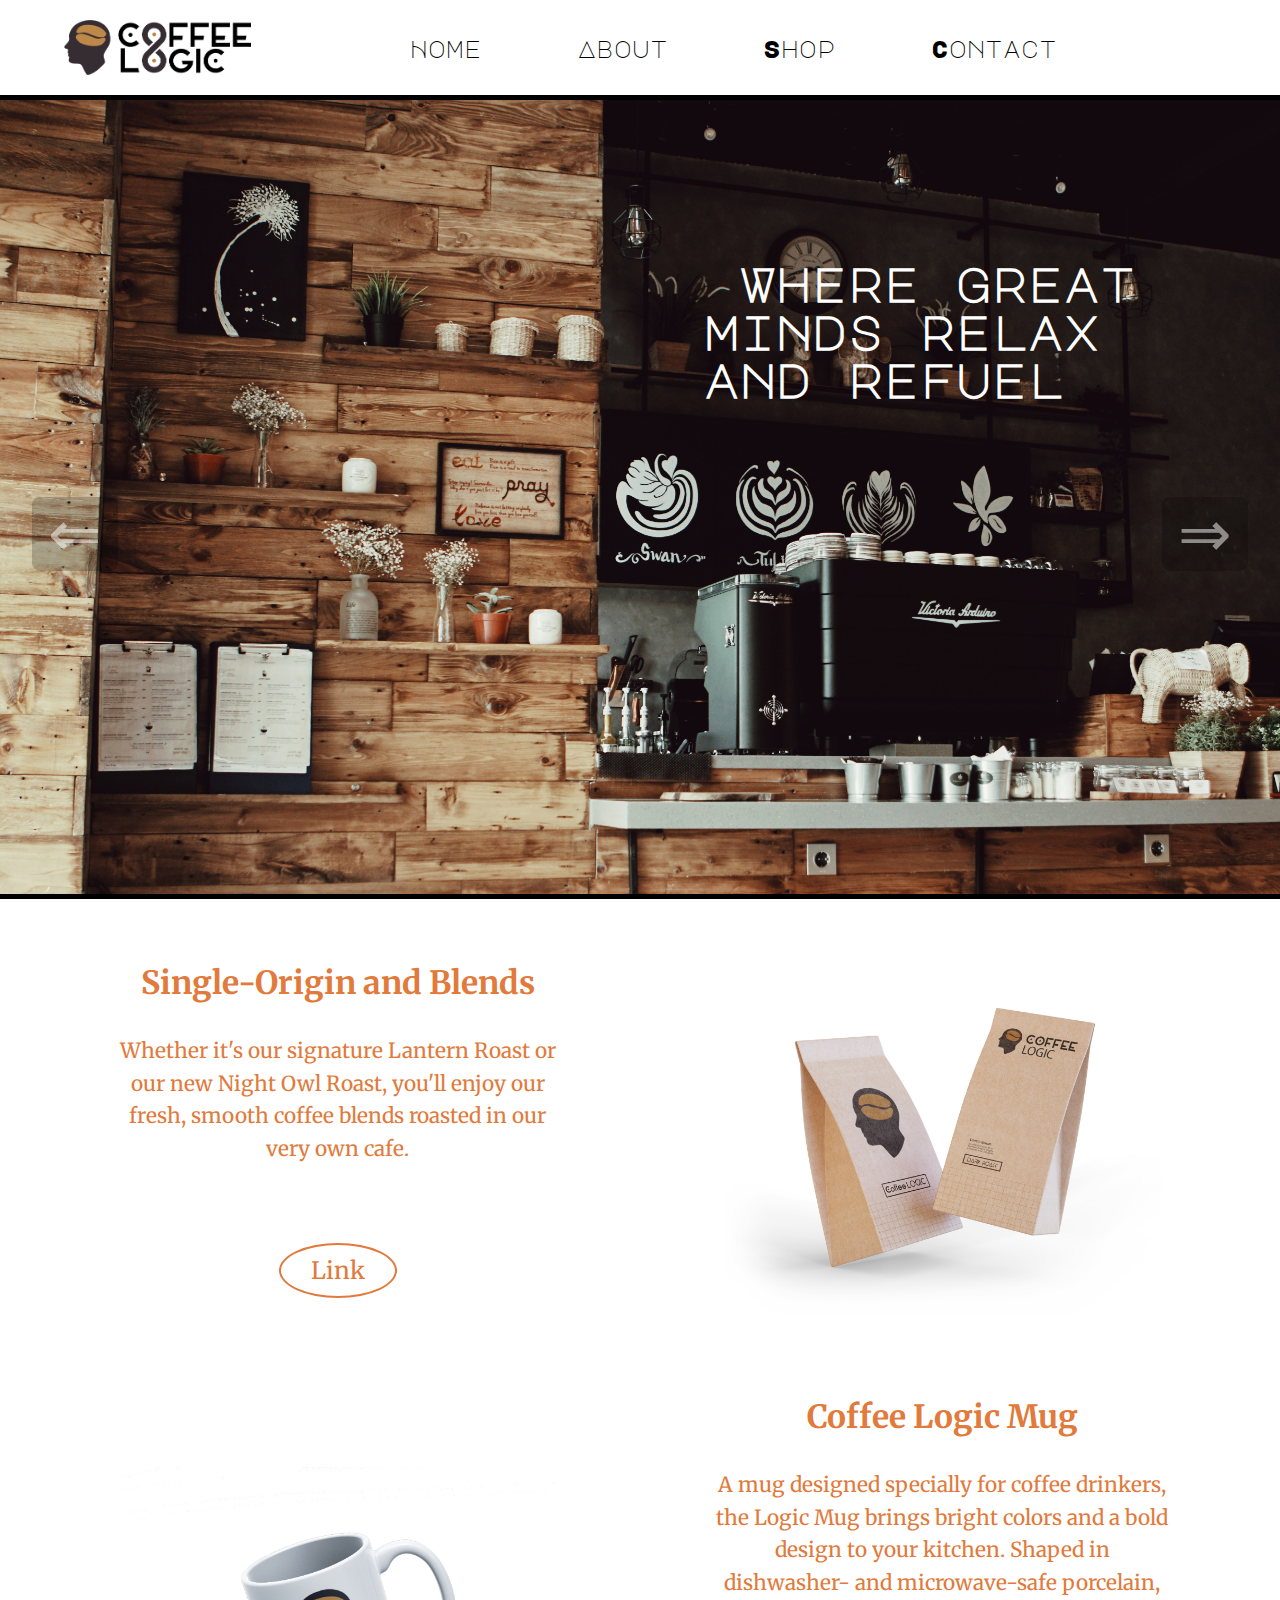
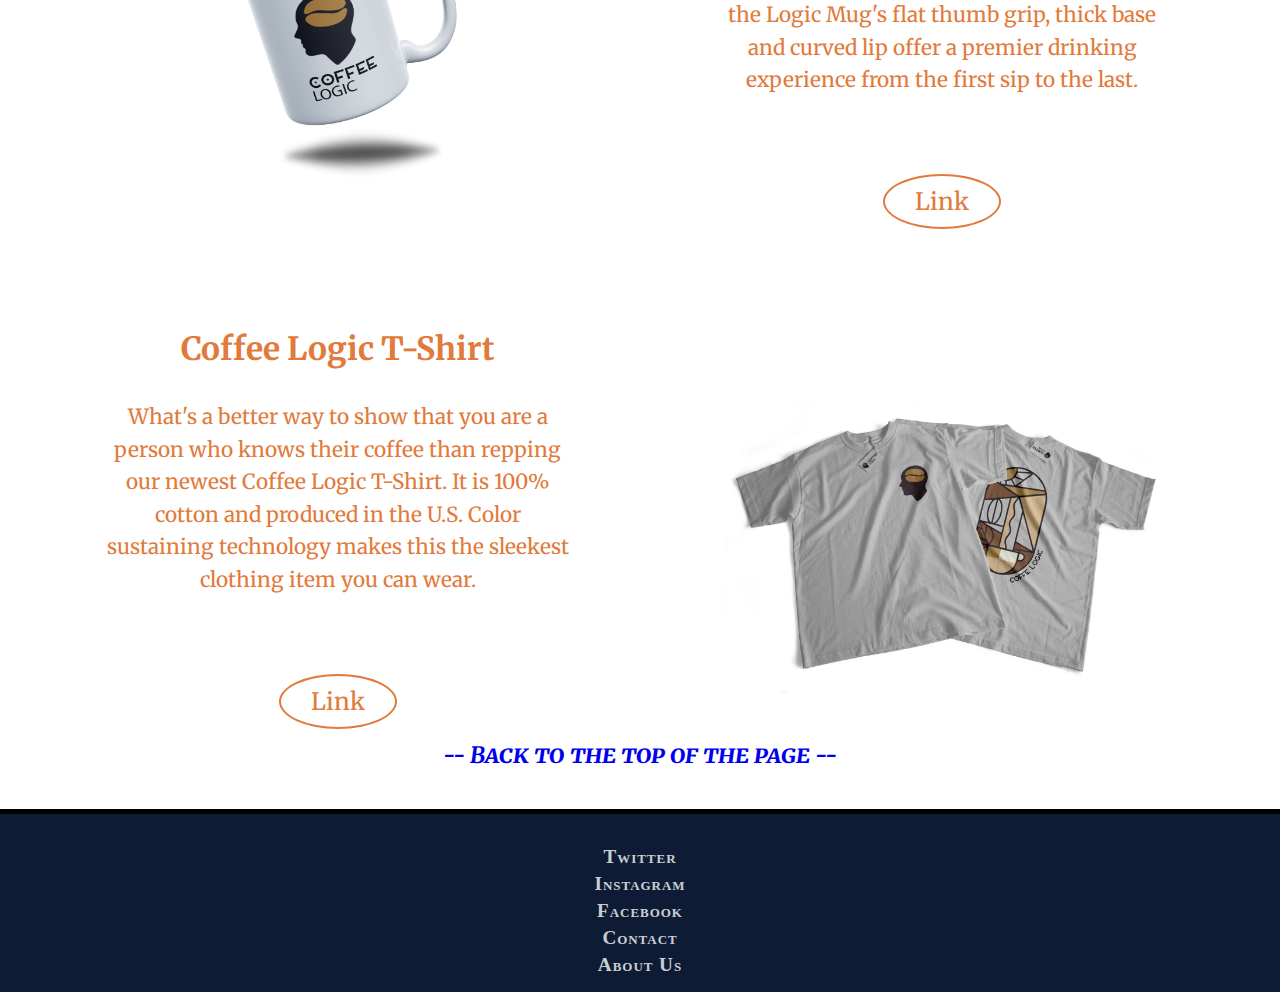
<file: index.html>
<!DOCTYPE html>
<html lang="en">
  <head>
    <meta charset="UTF-8" />
    <meta http-equiv="X-UA-Compatible" content="IE=edge" />
    <meta name="viewport" content="width=device-width, initial-scale=1.0" />
    <link
      rel="shortcut icon"
      type="image/x-icon"
      href="./images/Head_Emblem_Logo.png"
    />
    <script defer src="./JS/drop-down.js"></script>
    <script defer src="./JS/carosel.js"></script>
    <link href="./CSS/nav-template.css" rel="stylesheet" type="text/css" />
    <link href="./CSS/index-style.css" rel="stylesheet" type="text/css" />
    <link
      href="./CSS/Media-Queries/index-queries.css"
      rel="stylesheet"
      type="text/css"
    />
    <link
      href="./CSS/Media-Queries/nav-query.css"
      rel="stylesheet"
      type="text/css"
    />
    <title>Coffee Logic</title>
  </head>

  <body>
    <nav id="nav">
      <img
        id="banner"
        onclick="location.href='index.html'"
        src="./images/coffee-banner-w-loop-lighter.png"
        alt="Coffee Logic"
      />
      <ul id="nav-list">
        <li class="nav-item"><a href="index.html">Home</a></li>
        <li class="nav-item"><a href="about.html">About</a></li>
        <li class="nav-item"><a href="shop.html">Shop</a></li>
        <li class="nav-item"><a href="contact.html">Contact</a></li>
      </ul>
      <!-- button here when on a mobile device -->
      <div class="wrapper">
        <button type="button" class="drop-btn">
          <svg
            width="32px"
            height="32px"
            viewBox="0 0 32 32"
            enable-background="new 0 0 32 32"
            id="Glyph"
            version="1.1"
            xml:space="preserve"
            xmlns="http://www.w3.org/2000/svg"
            xmlns:xlink="http://www.w3.org/1999/xlink"
          >
            <path
              d="M26,16c0,1.104-0.896,2-2,2H8c-1.104,0-2-0.896-2-2s0.896-2,2-2h16C25.104,14,26,14.896,26,16z"
              id="XMLID_314_"
            />
            <path
              d="M26,8c0,1.104-0.896,2-2,2H8c-1.104,0-2-0.896-2-2s0.896-2,2-2h16C25.104,6,26,6.896,26,8z"
              id="XMLID_315_"
            />
            <path
              d="M26,24c0,1.104-0.896,2-2,2H8c-1.104,0-2-0.896-2-2s0.896-2,2-2h16C25.104,22,26,22.896,26,24z"
              id="XMLID_316_"
            />
          </svg>
        </button>
      </div>
    </nav>

    <div class="drop-content">
      <ul id="drop-ul">
        <li class="nav-item" onclick="location.href='index.html'">
          <a href="index.html">Home</a>
        </li>
        <li class="nav-item" onclick="location.href='about.html'">
          <a href="about.html">About</a>
        </li>
        <li class="nav-item" onclick="location.href='shop.html'">
          <a href="shop.html">Shop</a>
        </li>
        <li class="nav-item" onclick="location.href='contact.html'">
          <a href="contact.html">Contact</a>
        </li>
      </ul>
    </div>

    <div id="div-carosel">
      <h1 id="carosel-text">
        <span id="tab">&nbsp;</span>Where great minds relax and refuel
      </h1>
      <button class="carosel-btn" id="right-btn" type="button">&#8658;</button>
      <button class="carosel-btn" id="left-btn" type="button">&#8656;</button>
      <div class="slide">
        <img
          class="carosel-img"
          src="./images/coffee_shop.jpg"
          alt="coffee shop image"
        />
      </div>

      <div class="slide">
        <img
          class="carosel-img"
          src="./images/espresso_shot.jpg"
          alt="coffee shop image"
        />
      </div>

      <div class="slide">
        <img
          class="carosel-img"
          src="./images/pour_over.jpg"
          alt="coffee shop image"
        />
      </div>
    </div>

    <main id="main">
      <div id="bean-text" class="main-div">
        <h2 class="main-header">Single-Origin and Blends</h2>
        <p class="main-para">
          Whether it's our signature Lantern Roast or our new Night Owl Roast,
          you'll enjoy our fresh, smooth coffee blends roasted in our very own
          cafe.
        </p>
        <div class="sub-div">
          <a class="main-link" href="shop.html">Link</a>
        </div>
      </div>
      <!-- split -->
      <img
        id="bean-bags"
        class="main-img"
        src="./images/Coffee-Bean-Bag.JPG"
        alt="beans beans the magical fruit, the more you eat, the more you toot, the more you toot, the better you feel, beans, beans, the magical meal"
      />
      <!-- split -->
      <img
        id="mug-pic"
        class="main-img"
        src="./images/mug.JPG"
        alt="Coffee Logic Mug"
      />
      <!-- split -->
      <div id="mug-text" class="main-div">
        <h2 class="main-header">Coffee Logic Mug</h2>
        <p class="main-para">
          A mug designed specially for coffee drinkers, the Logic Mug brings
          bright colors and a bold design to your kitchen. Shaped in dishwasher-
          and microwave-safe porcelain, the Logic Mug's flat thumb grip, thick
          base and curved lip offer a premier drinking experience from the first
          sip to the last.
        </p>
        <div class="sub-div">
          <a class="main-link" href="shop.html">Link</a>
        </div>
      </div>
      <!-- split  -->
      <div id="shirt-text" class="main-div">
        <h2 class="main-header">Coffee Logic T-Shirt</h2>
        <p class="main-para">
          What's a better way to show that you are a person who knows their
          coffee than repping our newest Coffee Logic T-Shirt. It is 100% cotton
          and produced in the U.S. Color sustaining technology makes this the
          sleekest clothing item you can wear.
        </p>
        <div class="sub-div">
          <a class="main-link" href="shop.html">Link</a>
        </div>
      </div>
      <img
        id="shirt-pic"
        class="main-img"
        src="./images/shirt.JPG"
        alt="Coffee Logic Shirt Design"
      />
    </main>
    <div id="center">
      <a id="to-top-link" href="#">-- Back to the top of the page --</a>
    </div>
    <footer id="footer">
      <ul id="footer-list">
        <li><a href="#">Twitter</a></li>
        <li><a href="#">Instagram</a></li>
        <li><a href="#">Facebook</a></li>
        <li><a href="#">Contact</a></li>
        <li><a href="#">About Us</a></li>
      </ul>
    </footer>
  </body>
</html>
</file>
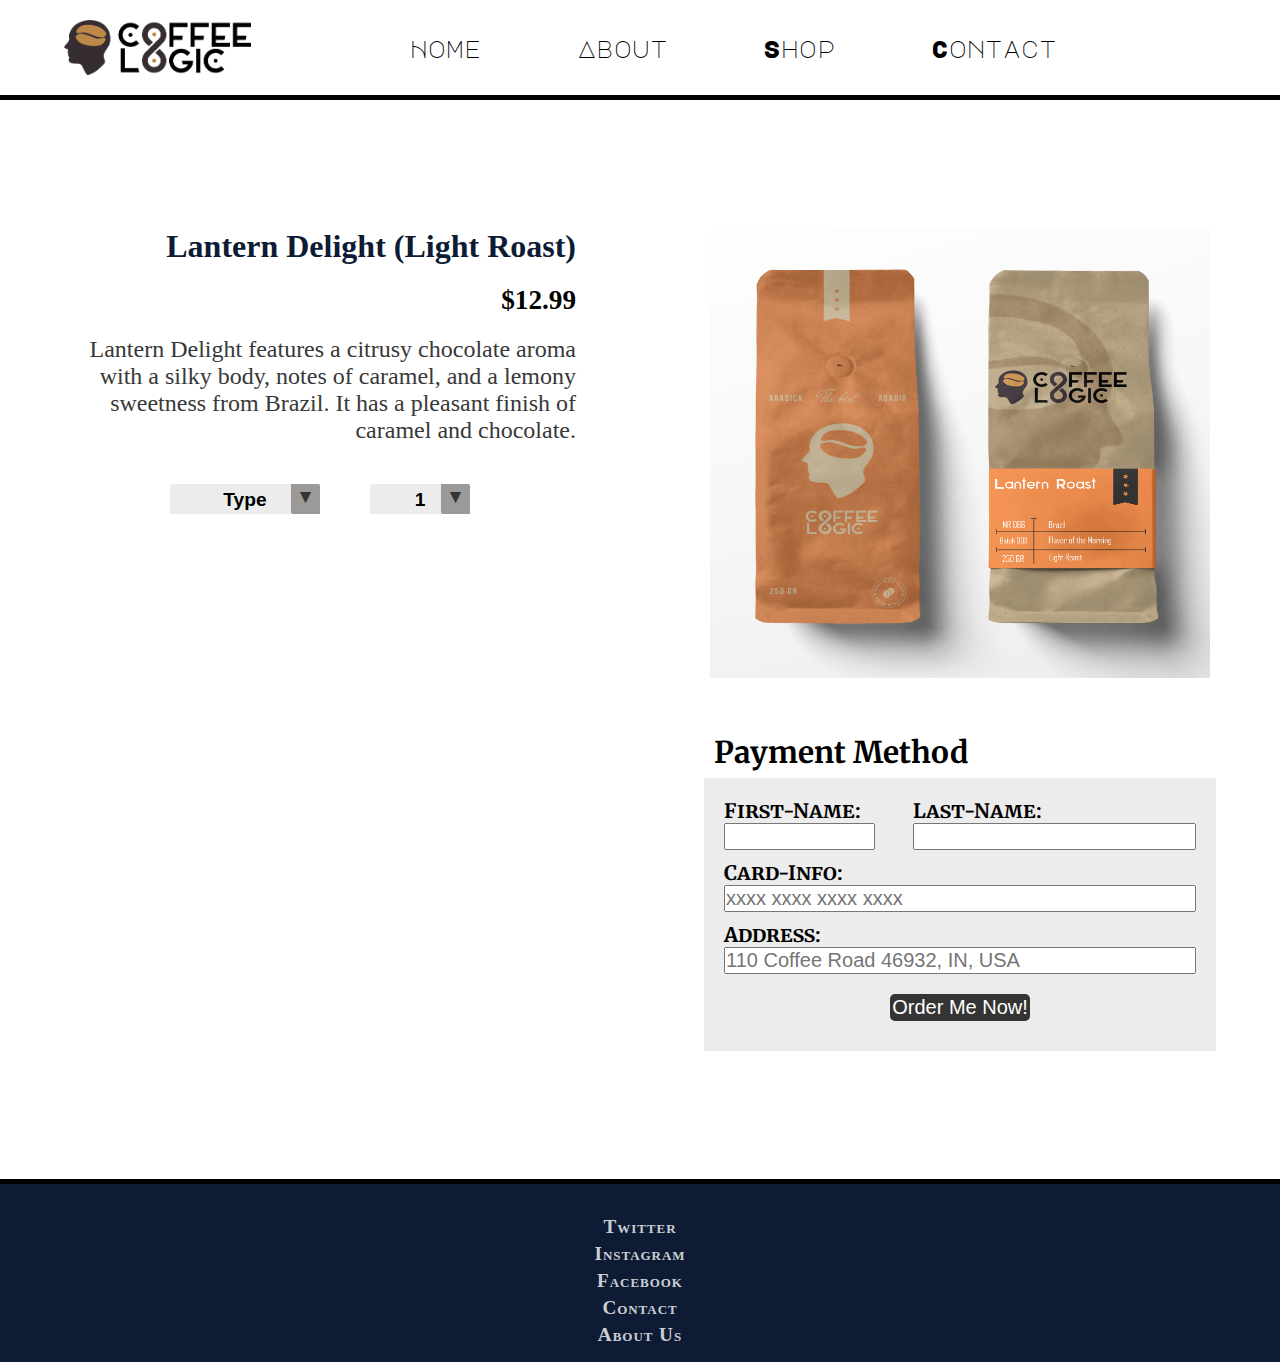
<file: coffee-bean.html>
<!DOCTYPE html>
<html lang="en">
  <head>
    <meta charset="UTF-8" />
    <meta http-equiv="X-UA-Compatible" content="IE=edge" />
    <meta name="viewport" content="width=device-width, initial-scale=1.0" />
    <script defer src="/JS/credit-beans.js"></script>
    <script defer src="/JS/drop-down.js"></script>
    <link rel="stylesheet" href="/CSS/shop-item-template.css" type="text/css" />
    <link rel="stylesheet" href="/CSS/nav-template.css" type="text/css" />
    <link rel="stylesheet" href="/CSS/Media-Queries/shop-item-queries.css" />
    <title>Coffee Logic store-beans</title>
  </head>
  <body>
    <nav id="nav">
      <img
        id="banner"
        onclick="location.href='index.html'"
        src="/images/coffee-banner-w-loop-lighter.png"
        alt="Coffee Logic"
      />
      <ul id="nav-list">
        <li class="nav-item"><a href="index.html">Home</a></li>
        <li class="nav-item"><a href="about.html">About</a></li>
        <li class="nav-item"><a href="shop.html">Shop</a></li>
        <li class="nav-item"><a href="contact.html">Contact</a></li>
      </ul>
      <!-- button here when on a mobile device -->
      <div class="wrapper">
        <button type="button" class="drop-btn">
          <svg
            width="32px"
            height="32px"
            viewBox="0 0 32 32"
            enable-background="new 0 0 32 32"
            id="Glyph"
            version="1.1"
            xml:space="preserve"
            xmlns="http://www.w3.org/2000/svg"
            xmlns:xlink="http://www.w3.org/1999/xlink"
          >
            <path
              d="M26,16c0,1.104-0.896,2-2,2H8c-1.104,0-2-0.896-2-2s0.896-2,2-2h16C25.104,14,26,14.896,26,16z"
              id="XMLID_314_"
            />
            <path
              d="M26,8c0,1.104-0.896,2-2,2H8c-1.104,0-2-0.896-2-2s0.896-2,2-2h16C25.104,6,26,6.896,26,8z"
              id="XMLID_315_"
            />
            <path
              d="M26,24c0,1.104-0.896,2-2,2H8c-1.104,0-2-0.896-2-2s0.896-2,2-2h16C25.104,22,26,22.896,26,24z"
              id="XMLID_316_"
            />
          </svg>
        </button>
      </div>
    </nav>

    <div class="drop-content">
      <ul id="drop-ul">
        <li class="nav-item" onclick="location.href='index.html'">
          <a href="index.html">Home</a>
        </li>
        <li class="nav-item" onclick="location.href='about.html'">
          <a href="about.html">About</a>
        </li>
        <li class="nav-item" onclick="location.href='shop.html'">
          <a href="shop.html">Shop</a>
        </li>
        <li class="nav-item" onclick="location.href='contact.html'">
          <a href="contact.html">Contact</a>
        </li>
      </ul>
    </div>

    <main id="main">
      <div class="left-col">
        <h2 class="prod-name">Lantern Delight (Light Roast)</h2>
        <h3 class="price">$12.99</h3>
        <p class="prod-desc">
          Lantern Delight features a citrusy chocolate aroma with a silky body,
          notes of caramel, and a lemony sweetness from Brazil. It has a
          pleasant finish of caramel and chocolate.
        </p>

        <form id="top-form" class="form" action="#" method="post">
          <div class="box">
            <select name="types-of-beans" class="dropdown" id="type">
              <option value="default" selected>Type</option>
              <option value="blonde">
                Lantern Delight Roast (Blonde Roast)
              </option>
              <option value="medium">Liquid Logic Roast (Medium Roast)</option>
              <option value="dark">Night Owl Roast (Dark Roast)</option>
            </select>
          </div>

          <div class="box">
            <select name="quantity" class="dropdown" id="quantity">
              <option value="1">1</option>
              <option value="2">2</option>
              <option value="3">3</option>
              <option value="4">4</option>
            </select>
          </div>
        </form>
      </div>

      <div class="right-col">
        <img
          class="img"
          src="/images/Lantern Roast.png"
          alt="lantern roast coffee beans"
        />
      </div>
      <div style="clear: both"></div>

      <form id="user-form" action="./PHP/processing.php" method="post">
        <h2 id="payment-header">Payment Method</h2>

        <div id="first-div" class="payment-div">
          <label for="first"
            >First-Name: <br /><input
              id="first-name"
              class="payment-el"
              name="first"
              type="text"
              required
          /></label>
        </div>

        <div id="last-div" class="payment-div">
          <label for="last"
            >Last-Name: <br /><input
              id="last-name"
              class="payment-el"
              name="last"
              type="text"
              required
          /></label>
        </div>

        <div id="card-div" class="payment-div">
          <label for="card-info"
            >Card-Info: <br /><input
              id="card-info"
              class="payment-el"
              type="tel"
              inputmode="numeric"
              pattern="[0-9\s]{13,19}"
              maxlength="19"
              placeholder="xxxx xxxx xxxx xxxx"
              required
          /></label>
        </div>

        <div id="address-div" class="payment-div">
          <label for="address"
            >Address: <br /><input
              id="address"
              class="payment-el"
              name="address"
              type="text"
              placeholder="110 Coffee Road 46932, IN, USA"
              required
          /></label>
        </div>

        <div id="wrapper-btn">
          <input type="submit" id="payment-btn" value="Order Me Now!" />
        </div>
        <!-- JS input h2 el here to notify user that it was successful or error -->
      </form>
    </main>
    <div style="clear: both"></div>

    <footer id="footer">
      <ul id="footer-list">
        <li><a href="#">Twitter</a></li>
        <li><a href="#">Instagram</a></li>
        <li><a href="#">Facebook</a></li>
        <li><a href="#">Contact</a></li>
        <li><a href="#">About Us</a></li>
      </ul>
    </footer>
  </body>
</html>
</file>
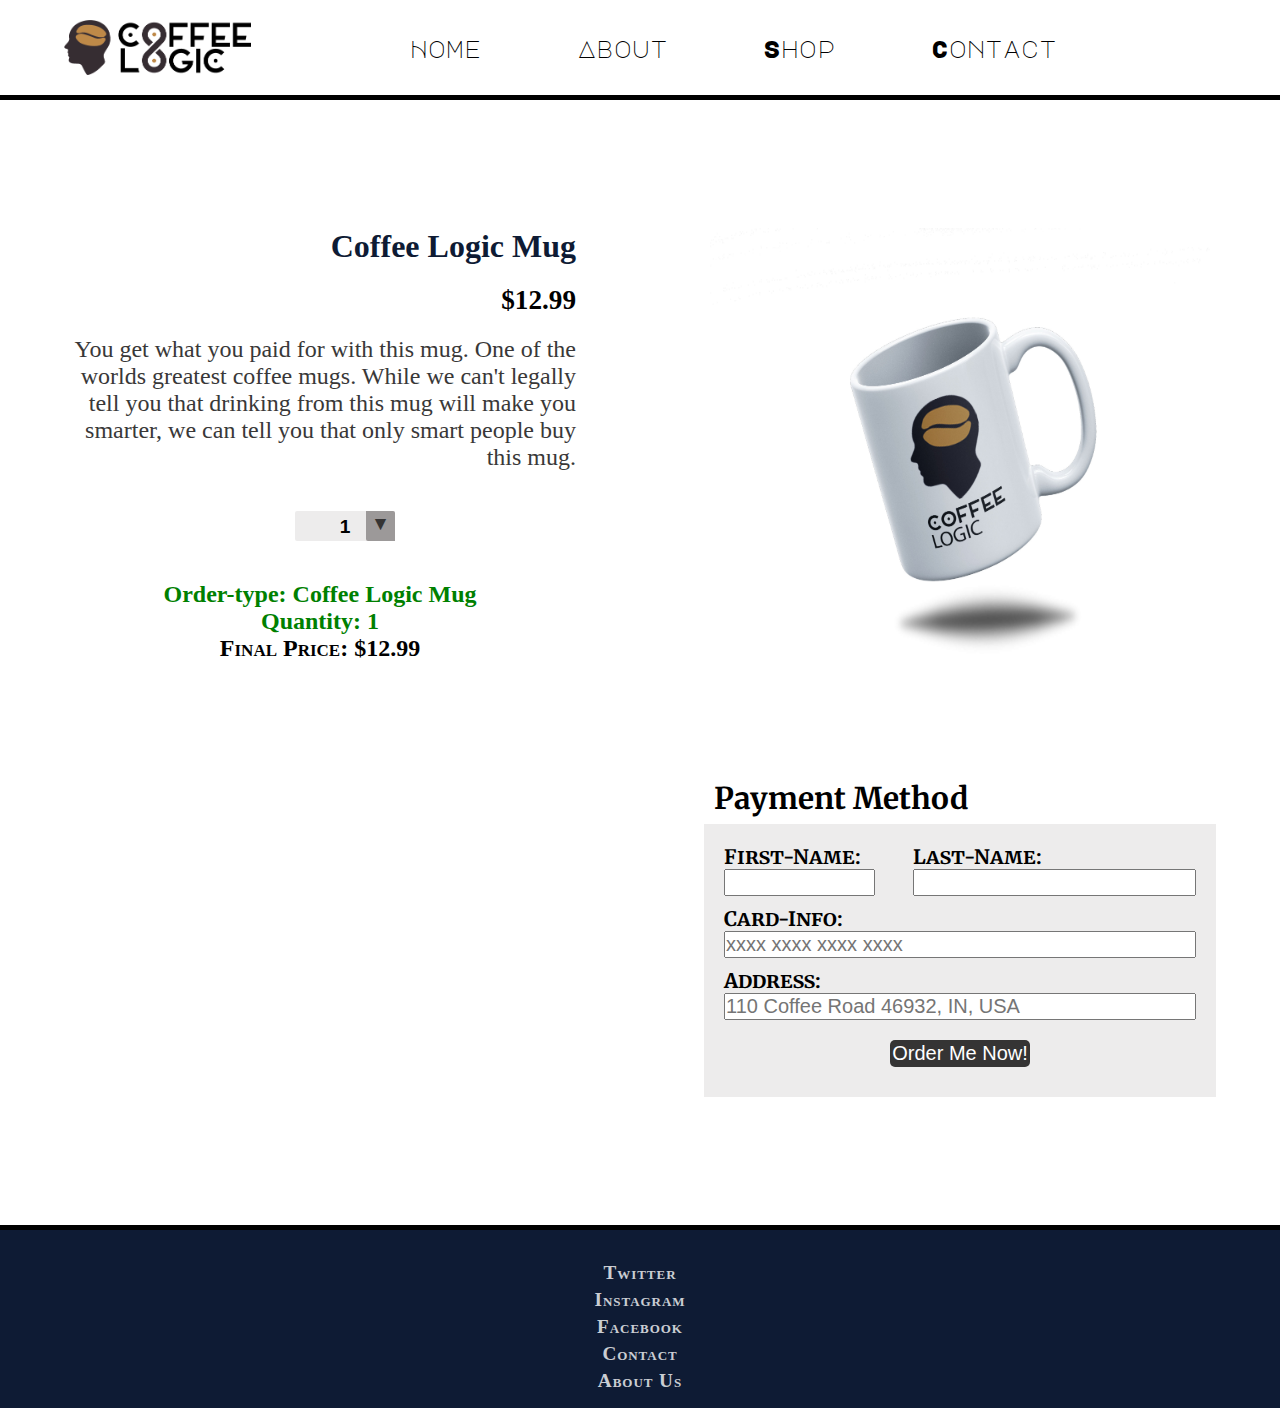
<file: coffee-mug.html>
<!DOCTYPE html>
<html lang="en">
  <head>
    <meta charset="UTF-8" />
    <meta http-equiv="X-UA-Compatible" content="IE=edge" />
    <meta name="viewport" content="width=device-width, initial-scale=1.0" />
    <script defer src="./JS/credit-simple.js"></script>
    <script defer src="./JS/drop-down.js"></script>
    <link rel="stylesheet" href="/CSS/shop-item-template.css" type="text/css" />
    <link href="/CSS/nav-template.css" type="text/css" rel="stylesheet" />
    <link rel="stylesheet" href="/CSS/Media-Queries/shop-item-queries.css" />
    <title>Coffee Logic Store-Coffee Mug</title>
  </head>
  <body>
    <nav id="nav">
      <img
        id="banner"
        onclick="location.href='index.html'"
        src="/images/coffee-banner-w-loop-lighter.png"
        alt="Coffee Logic"
      />
      <ul id="nav-list">
        <li class="nav-item"><a href="index.html">Home</a></li>
        <li class="nav-item"><a href="about.html">About</a></li>
        <li class="nav-item"><a href="shop.html">Shop</a></li>
        <li class="nav-item"><a href="contact.html">Contact</a></li>
      </ul>
      <!-- button here when on a mobile device -->
      <div class="wrapper">
        <button type="button" class="drop-btn">
          <svg
            width="32px"
            height="32px"
            viewBox="0 0 32 32"
            enable-background="new 0 0 32 32"
            id="Glyph"
            version="1.1"
            xml:space="preserve"
            xmlns="http://www.w3.org/2000/svg"
            xmlns:xlink="http://www.w3.org/1999/xlink"
          >
            <path
              d="M26,16c0,1.104-0.896,2-2,2H8c-1.104,0-2-0.896-2-2s0.896-2,2-2h16C25.104,14,26,14.896,26,16z"
              id="XMLID_314_"
            />
            <path
              d="M26,8c0,1.104-0.896,2-2,2H8c-1.104,0-2-0.896-2-2s0.896-2,2-2h16C25.104,6,26,6.896,26,8z"
              id="XMLID_315_"
            />
            <path
              d="M26,24c0,1.104-0.896,2-2,2H8c-1.104,0-2-0.896-2-2s0.896-2,2-2h16C25.104,22,26,22.896,26,24z"
              id="XMLID_316_"
            />
          </svg>
        </button>
      </div>
    </nav>

    <div class="drop-content">
      <ul id="drop-ul">
        <li class="nav-item" onclick="location.href='index.html'">
          <a href="index.html">Home</a>
        </li>
        <li class="nav-item" onclick="location.href='about.html'">
          <a href="about.html">About</a>
        </li>
        <li class="nav-item" onclick="location.href='shop.html'">
          <a href="shop.html">Shop</a>
        </li>
        <li class="nav-item" onclick="location.href='contact.html'">
          <a href="contact.html">Contact</a>
        </li>
      </ul>
    </div>
    <main id="main">
      <div id="content">
        <div class="left-col">
          <h2 class="prod-name">Coffee Logic Mug</h2>
          <h3 class="price">$12.99</h3>
          <p class="prod-desc">
            You get what you paid for with this mug. One of the worlds greatest
            coffee mugs. While we can't legally tell you that drinking from this
            mug will make you smarter, we can tell you that only smart people
            buy this mug.
          </p>

          <form id="top-form" class="form" action="#">
            <div class="box">
              <select name="quantity" class="dropdown" id="quantity">
                <option value="1">1</option>
                <option value="2">2</option>
                <option value="3">3</option>
                <option value="4">4</option>
              </select>
            </div>
          </form>
        </div>

        <div class="right-col">
          <img
            class="img"
            src="/images/mug.JPG"
            alt="lantern roast coffee beans"
          />
        </div>
      </div>
      <div style="clear: both"></div>

      <form id="user-form" action="/PHP/processing.php" method="post">
        <h2 id="payment-header">Payment Method</h2>

        <div id="first-div" class="payment-div">
          <label for="first-name"
            >First-Name: <br /><input
              id="first-name"
              class="payment-el"
              name="first"
              type="text"
              required
          /></label>
        </div>

        <div id="last-div" class="payment-div">
          <label for="last-name"
            >Last-Name: <br /><input
              id="last-name"
              class="payment-el"
              name="last"
              type="text"
              required
          /></label>
        </div>

        <div id="card-div" class="payment-div">
          <label for="card-info"
            >Card-Info: <br /><input
              id="card-info"
              class="payment-el"
              type="tel"
              inputmode="numeric"
              pattern="[0-9\s]{13,19}"
              maxlength="19"
              placeholder="xxxx xxxx xxxx xxxx"
              required
          /></label>
        </div>

        <div id="address-div" class="payment-div">
          <label for="address"
            >Address: <br /><input
              id="address"
              class="payment-el"
              name="address"
              type="text"
              placeholder="110 Coffee Road 46932, IN, USA"
              required
          /></label>
        </div>

        <div id="wrapper-btn">
          <input type="submit" id="payment-btn" value="Order Me Now!" />
        </div>
        <!-- JS input h2 el here to notify user that it was successful or error -->
      </form>
    </main>
    <div style="clear: both"></div>

    <footer id="footer">
      <ul id="footer-list">
        <li><a href="#">Twitter</a></li>
        <li><a href="#">Instagram</a></li>
        <li><a href="#">Facebook</a></li>
        <li><a href="#">Contact</a></li>
        <li><a href="#">About Us</a></li>
      </ul>
    </footer>
  </body>
</html>
</file>
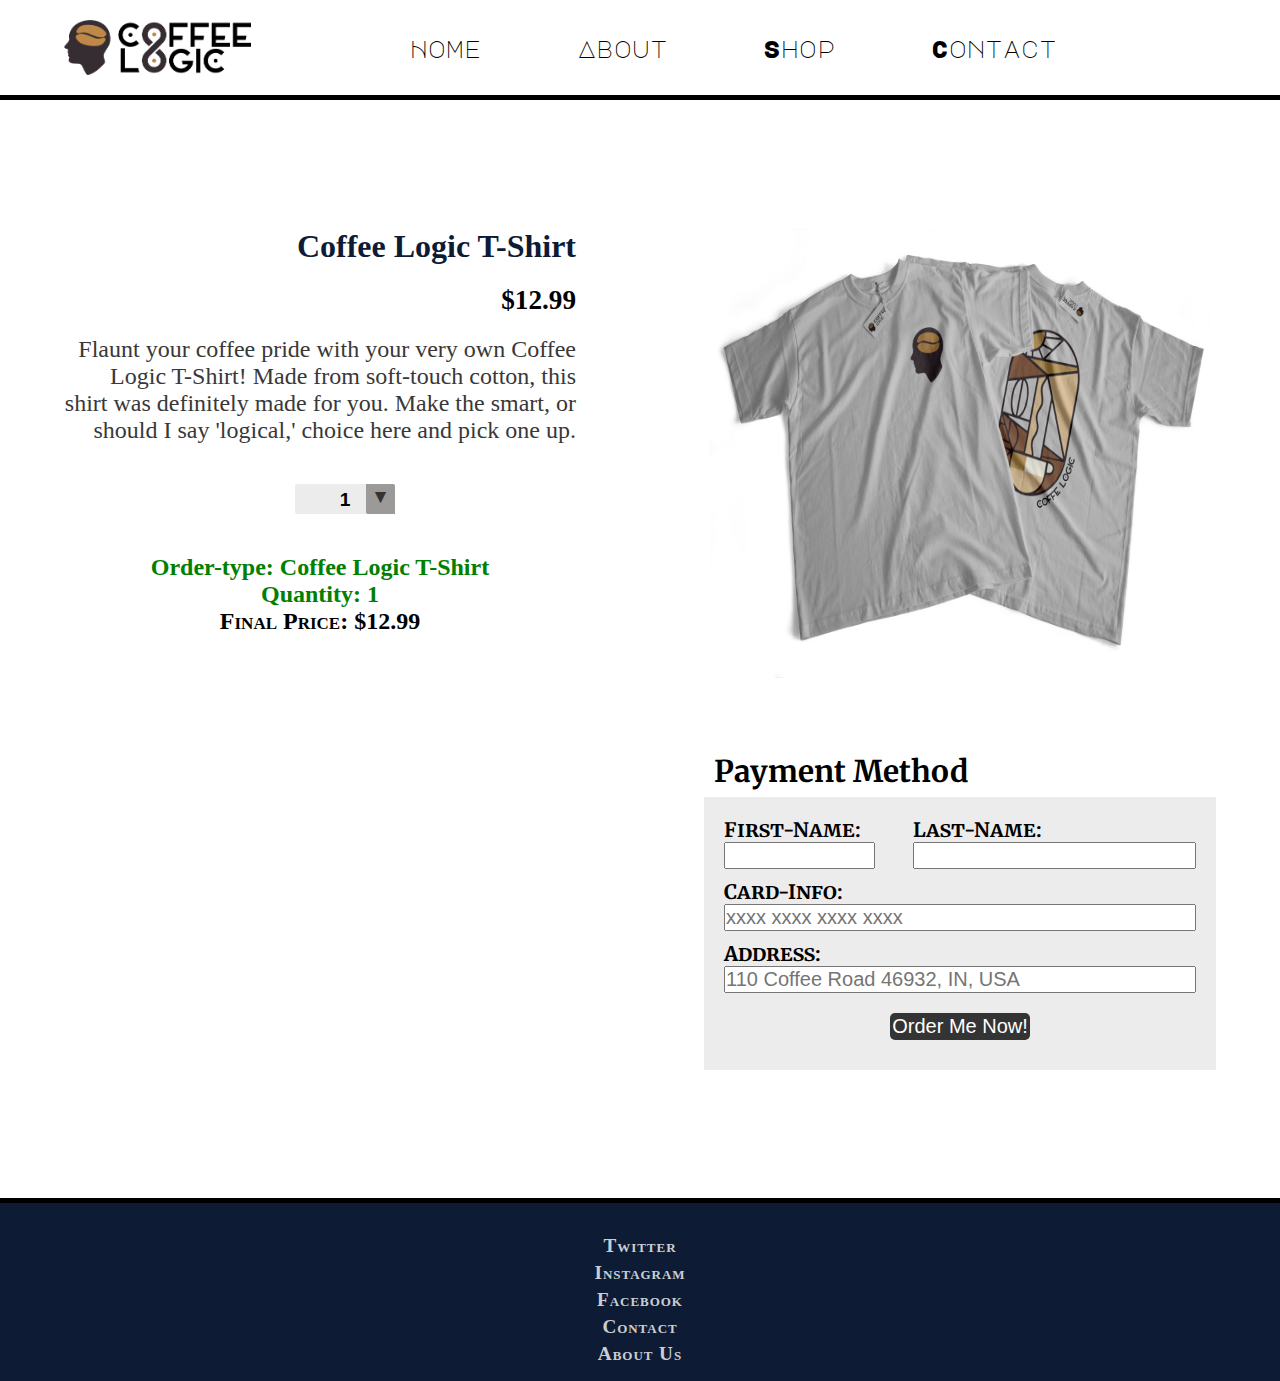
<file: coffee-shirt.html>
<!DOCTYPE html>
<html lang="en">
  <head>
    <meta charset="UTF-8" />
    <meta http-equiv="X-UA-Compatible" content="IE=edge" />
    <meta name="viewport" content="width=device-width, initial-scale=1.0" />
    <script defer src="/JS/credit-simple.js"></script>
    <script defer src="/JS/drop-down.js"></script>
    <link href="/CSS/nav-template.css" type="text/css" rel="stylesheet" />
    <link href="/CSS/shop-item-template.css" type="text/css" rel="stylesheet" />
    <link rel="stylesheet" href="/CSS/Media-Queries/shop-item-queries.css" />
    <title>Coffee Logic Store-Coffee Shirt</title>
  </head>
  <body>
    <nav id="nav">
      <img
        id="banner"
        onclick="location.href='index.html'"
        src="/images/coffee-banner-w-loop-lighter.png"
        alt="Coffee Logic"
      />
      <ul id="nav-list">
        <li class="nav-item"><a href="index.html">Home</a></li>
        <li class="nav-item"><a href="about.html">About</a></li>
        <li class="nav-item"><a href="shop.html">Shop</a></li>
        <li class="nav-item"><a href="contact.html">Contact</a></li>
      </ul>
      <!-- button here when on a mobile device -->
      <div class="wrapper">
        <button type="button" class="drop-btn">
          <svg
            width="32px"
            height="32px"
            viewBox="0 0 32 32"
            enable-background="new 0 0 32 32"
            id="Glyph"
            version="1.1"
            xml:space="preserve"
            xmlns="http://www.w3.org/2000/svg"
            xmlns:xlink="http://www.w3.org/1999/xlink"
          >
            <path
              d="M26,16c0,1.104-0.896,2-2,2H8c-1.104,0-2-0.896-2-2s0.896-2,2-2h16C25.104,14,26,14.896,26,16z"
              id="XMLID_314_"
            />
            <path
              d="M26,8c0,1.104-0.896,2-2,2H8c-1.104,0-2-0.896-2-2s0.896-2,2-2h16C25.104,6,26,6.896,26,8z"
              id="XMLID_315_"
            />
            <path
              d="M26,24c0,1.104-0.896,2-2,2H8c-1.104,0-2-0.896-2-2s0.896-2,2-2h16C25.104,22,26,22.896,26,24z"
              id="XMLID_316_"
            />
          </svg>
        </button>
      </div>
    </nav>

    <div class="drop-content">
      <ul id="drop-ul">
        <li class="nav-item" onclick="location.href='index.html'">
          <a href="index.html">Home</a>
        </li>
        <li class="nav-item" onclick="location.href='about.html'">
          <a href="about.html">About</a>
        </li>
        <li class="nav-item" onclick="location.href='shop.html'">
          <a href="shop.html">Shop</a>
        </li>
        <li class="nav-item" onclick="location.href='contact.html'">
          <a href="contact.html">Contact</a>
        </li>
      </ul>
    </div>

    <main id="main">
      <div id="content">
        <div class="left-col">
          <h2 class="prod-name">Coffee Logic T-Shirt</h2>
          <h3 class="price">$12.99</h3>
          <p class="prod-desc">
            Flaunt your coffee pride with your very own Coffee Logic T-Shirt!
            Made from soft-touch cotton, this shirt was definitely made for you.
            Make the smart, or should I say 'logical,' choice here and pick one
            up.
          </p>

          <form id="top-form" class="form" action="#">
            <div class="box">
              <select name="quantity" class="dropdown" id="quantity">
                <option value="1">1</option>
                <option value="2">2</option>
                <option value="3">3</option>
                <option value="4">4</option>
              </select>
            </div>
          </form>
        </div>

        <div class="right-col">
          <img
            class="img"
            src="/images/shirt.JPG"
            alt="lantern roast coffee beans"
          />
        </div>
      </div>
      <div style="clear: both"></div>

      <!-- fix this payment method with media queries -->
      <form id="user-form" action="/PHP/processing.php" method="post">
        <h2 id="payment-header">Payment Method</h2>

        <div id="first-div" class="payment-div">
          <label for="first-name"
            >First-Name: <br /><input
              id="first-name"
              class="payment-el"
              name="first"
              type="text"
              required
          /></label>
        </div>

        <div id="last-div" class="payment-div">
          <label for="last-name"
            >Last-Name: <br /><input
              id="last-name"
              class="payment-el"
              name="last"
              type="text"
              required
          /></label>
        </div>

        <div id="card-div" class="payment-div">
          <label for="card-info"
            >Card-Info: <br /><input
              id="card-info"
              class="payment-el"
              type="tel"
              inputmode="numeric"
              pattern="[0-9\s]{13,19}"
              maxlength="19"
              placeholder="xxxx xxxx xxxx xxxx"
              required
          /></label>
        </div>

        <div id="address-div" class="payment-div">
          <label for="address"
            >Address: <br /><input
              id="address"
              class="payment-el"
              name="address"
              type="text"
              placeholder="110 Coffee Road 46932, IN, USA"
              required
          /></label>
        </div>

        <div id="wrapper-btn">
          <input type="submit" id="payment-btn" value="Order Me Now!" />
        </div>
        <!-- JS input h2 el here to notify user that it was successful or error -->
      </form>
      <div style="clear: both"></div>

      <footer id="footer">
        <ul id="footer-list">
          <li><a href="#">Twitter</a></li>
          <li><a href="#">Instagram</a></li>
          <li><a href="#">Facebook</a></li>
          <li><a href="#">Contact</a></li>
          <li><a href="#">About Us</a></li>
        </ul>
      </footer>
    </main>
  </body>
</html>
</file>
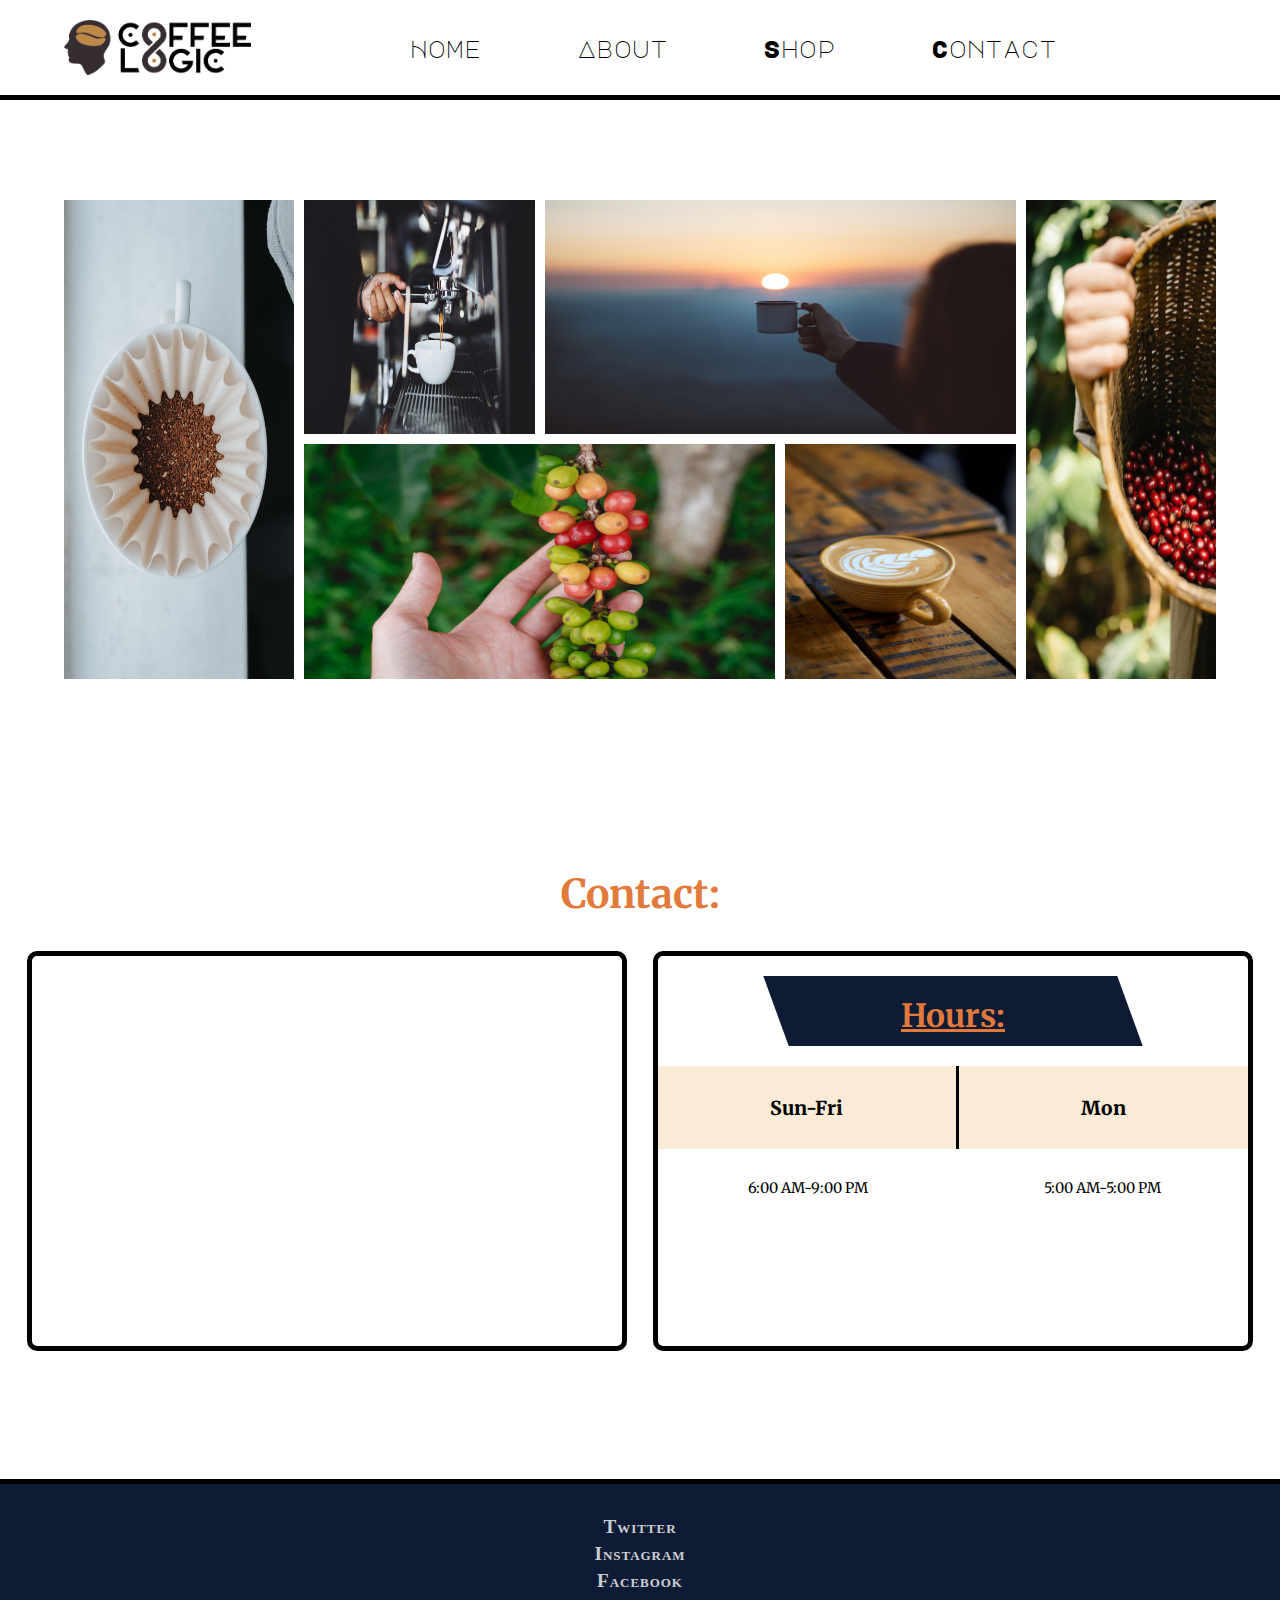
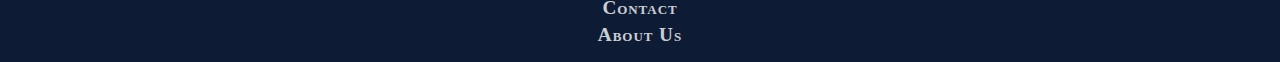
<file: contact.html>
<!DOCTYPE html>
<html lang="en">
  <head>
    <meta charset="UTF-8" />
    <meta http-equiv="X-UA-Compatible" content="IE=edge" />
    <meta name="viewport" content="width=device-width, initial-scale=1.0" />
    <script defer src="/JS/drop-down.js"></script>
    <link href="/CSS/contact-style.css" rel="stylesheet" type="text/css" />
    <link href="/CSS/nav-template.css" rel="stylesheet" type="text/css" />
    <link
      href="/CSS/Media-Queries/contact-queries.css"
      rel="stylesheet"
      type="text/css"
    />
    <title>Coffee Logic - Contact</title>
  </head>
  <body>
    <nav id="nav">
      <img
        id="banner"
        onclick="location.href='index.html'"
        src="/images/coffee-banner-w-loop-lighter.png"
        alt="Coffee Logic"
      />
      <ul id="nav-list">
        <li class="nav-item"><a href="index.html">Home</a></li>
        <li class="nav-item"><a href="about.html">About</a></li>
        <li class="nav-item"><a href="shop.html">Shop</a></li>
        <li class="nav-item"><a href="contact.html">Contact</a></li>
      </ul>
      <!-- button here when on a mobile device -->
      <div class="wrapper">
        <button type="button" class="drop-btn">
          <svg
            width="32px"
            height="32px"
            viewBox="0 0 32 32"
            enable-background="new 0 0 32 32"
            id="Glyph"
            version="1.1"
            xml:space="preserve"
            xmlns="http://www.w3.org/2000/svg"
            xmlns:xlink="http://www.w3.org/1999/xlink"
          >
            <path
              d="M26,16c0,1.104-0.896,2-2,2H8c-1.104,0-2-0.896-2-2s0.896-2,2-2h16C25.104,14,26,14.896,26,16z"
              id="XMLID_314_"
            />
            <path
              d="M26,8c0,1.104-0.896,2-2,2H8c-1.104,0-2-0.896-2-2s0.896-2,2-2h16C25.104,6,26,6.896,26,8z"
              id="XMLID_315_"
            />
            <path
              d="M26,24c0,1.104-0.896,2-2,2H8c-1.104,0-2-0.896-2-2s0.896-2,2-2h16C25.104,22,26,22.896,26,24z"
              id="XMLID_316_"
            />
          </svg>
        </button>
      </div>
    </nav>

    <div class="drop-content">
      <ul id="drop-ul">
        <li class="nav-item" onclick="location.href='index.html'">
          <a href="index.html">Home</a>
        </li>
        <li class="nav-item" onclick="location.href='about.html'">
          <a href="about.html">About</a>
        </li>
        <li class="nav-item" onclick="location.href='shop.html'">
          <a href="shop.html">Shop</a>
        </li>
        <li class="nav-item" onclick="location.href='contact.html'">
          <a href="contact.html">Contact</a>
        </li>
      </ul>
    </div>

    <div id="pic-collage">
      <img
        class="pic"
        id="sunset-pic"
        src="/images/pic-colage/coffee-at-sunset.jpg"
        alt="coffee at sunset"
      />

      <img
        class="pic"
        id="coffee-on-vine"
        src="/images/pic-colage/coffee-on-vine.jpg"
        alt="coffee cherries on a vine"
      />
      <img
        class="pic"
        id="dry-pourover"
        src="/images/pic-colage/dry-pourover.jpg"
        alt="pour over"
      />

      <img
        class="pic"
        id="latte-art"
        src="/images/pic-colage/latte-art-brown-mug.jpg"
        alt="latte art"
      />
      <img
        class="pic"
        id="espresso-shot"
        src="/images/pic-colage/pulling-espresso-shot.jpg"
        alt="pulling an espresso shot"
      />
      <img
        class="pic"
        id="coffee-basket"
        src="/images/pic-colage/ripe-coffee-in-basket.jpg"
        alt="coffee cherries in basket"
      />
    </div>

    <main id="main">
      <h1>Contact:</h1>
      <div id="flex-div">
        <iframe
          id="map"
          class="flex-item"
          src="https://www.google.com/maps/embed?pb=!1m18!1m12!1m3!1d3151.866622583576!2d144.9544910157172!3d-37.81659297975189!2m3!1f0!2f0!3f0!3m2!1i1024!2i768!4f13.1!3m3!1m2!1s0x6ad65d4c3be684c5%3A0xb3e31e9d03769a42!2sCoffee%20Logic!5e0!3m2!1sen!2sus!4v1666523298123!5m2!1sen!2sus"
          allowfullscreen=""
          loading="lazy"
          referrerpolicy="no-referrer-when-downgrade"
        ></iframe>

        <div id="hours-div" class="flex-item">
          <div id="para">
            <h2>Hours:</h2>
          </div>
          <table id="table">
            <tr>
              <th>Sun-Fri</th>
              <th id="mon">Mon</th>
            </tr>
            <tr id="hours-row">
              <td>6:00 AM-9:00 PM</td>
              <td>5:00 AM-5:00 PM</td>
            </tr>
          </table>
        </div>
      </div>
    </main>

    <footer id="footer">
      <ul id="footer-list">
        <li><a href="#">Twitter</a></li>
        <li><a href="#">Instagram</a></li>
        <li><a href="#">Facebook</a></li>
        <li><a href="#">Contact</a></li>
        <li><a href="#">About Us</a></li>
      </ul>
    </footer>
  </body>
</html>
</file>
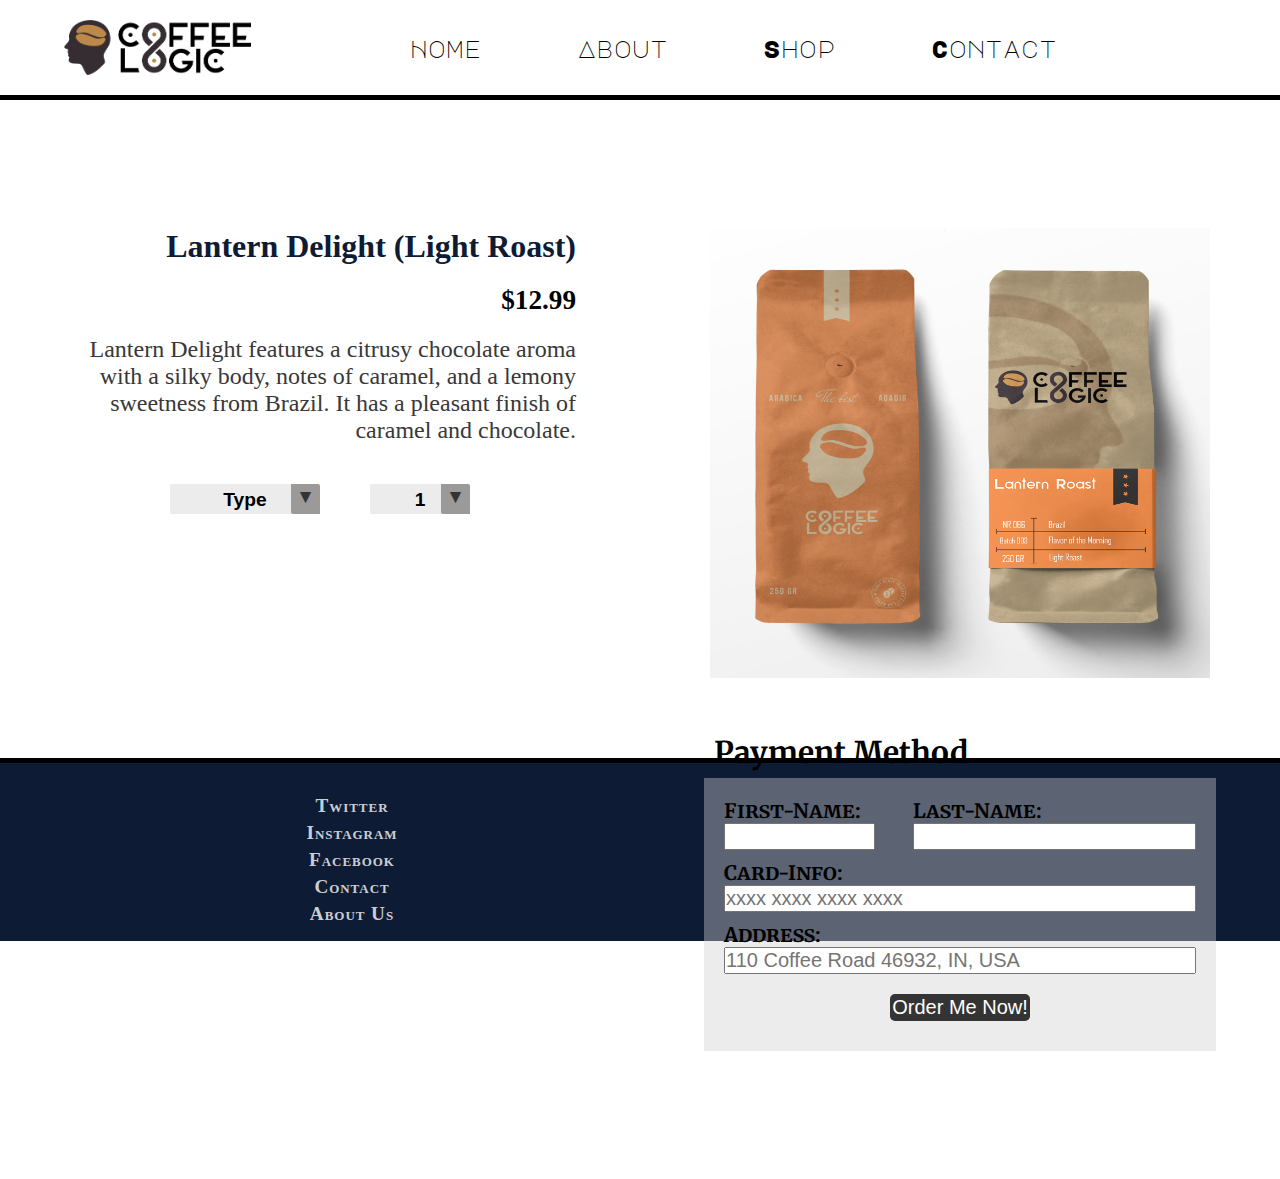
<file: dummy.html>
<!DOCTYPE html>
<html lang="en">
  <head>
    <meta charset="UTF-8" />
    <meta http-equiv="X-UA-Compatible" content="IE=edge" />
    <meta name="viewport" content="width=device-width, initial-scale=1.0" />
    <script defer src="/JS/credit-beans.js"></script>
    <script defer src="/JS/drop-down.js"></script>
    <link rel="stylesheet" href="/CSS/shop-item-template.css" type="text/css" />
    <link rel="stylesheet" href="/CSS/nav-template.css" type="text/css" />
    <link rel="stylesheet" href="/CSS/Media-Queries/shop-item-queries.css" />
    <title>Document</title>
  </head>
  <body>
    <nav id="nav">
      <img
        id="banner"
        onclick="location.href='index.html'"
        src="/images/coffee-banner-w-loop-lighter.png"
        alt="Coffee Logic"
      />
      <ul id="nav-list">
        <li class="nav-item"><a href="index.html">Home</a></li>
        <li class="nav-item"><a href="about.html">About</a></li>
        <li class="nav-item"><a href="shop.html">Shop</a></li>
        <li class="nav-item"><a href="contact.html">Contact</a></li>
      </ul>
      <!-- button here when on a mobile device -->
      <div class="wrapper">
        <button type="button" class="drop-btn">
          <svg
            width="32px"
            height="32px"
            viewBox="0 0 32 32"
            enable-background="new 0 0 32 32"
            id="Glyph"
            version="1.1"
            xml:space="preserve"
            xmlns="http://www.w3.org/2000/svg"
            xmlns:xlink="http://www.w3.org/1999/xlink"
          >
            <path
              d="M26,16c0,1.104-0.896,2-2,2H8c-1.104,0-2-0.896-2-2s0.896-2,2-2h16C25.104,14,26,14.896,26,16z"
              id="XMLID_314_"
            />
            <path
              d="M26,8c0,1.104-0.896,2-2,2H8c-1.104,0-2-0.896-2-2s0.896-2,2-2h16C25.104,6,26,6.896,26,8z"
              id="XMLID_315_"
            />
            <path
              d="M26,24c0,1.104-0.896,2-2,2H8c-1.104,0-2-0.896-2-2s0.896-2,2-2h16C25.104,22,26,22.896,26,24z"
              id="XMLID_316_"
            />
          </svg>
        </button>
      </div>
    </nav>

    <div class="drop-content">
      <ul id="drop-ul">
        <li class="nav-item" onclick="location.href='index.html'">
          <a href="index.html">Home</a>
        </li>
        <li class="nav-item" onclick="location.href='about.html'">
          <a href="about.html">About</a>
        </li>
        <li class="nav-item" onclick="location.href='shop.html'">
          <a href="shop.html">Shop</a>
        </li>
        <li class="nav-item" onclick="location.href='contact.html'">
          <a href="contact.html">Contact</a>
        </li>
      </ul>
    </div>

    <main id="main">
      <div class="left-col">
        <h2 class="prod-name">Lantern Delight (Light Roast)</h2>
        <h3 class="price">$12.99</h3>
        <p class="prod-desc">
          Lantern Delight features a citrusy chocolate aroma with a silky body,
          notes of caramel, and a lemony sweetness from Brazil. It has a
          pleasant finish of caramel and chocolate.
        </p>

        <form id="top-form" class="form" action="#" method="post">
          <div class="box">
            <select name="types-of-beans" class="dropdown" id="type">
              <option value="default" selected>Type</option>
              <option value="blonde">
                Lantern Delight Roast (Blonde Roast)
              </option>
              <option value="medium">Liquid Logic Roast (Medium Roast)</option>
              <option value="dark">Night Owl Roast (Dark Roast)</option>
            </select>
          </div>

          <div class="box">
            <select name="quantity" class="dropdown" id="quantity">
              <option value="1">1</option>
              <option value="2">2</option>
              <option value="3">3</option>
              <option value="4">4</option>
            </select>
          </div>
        </form>
      </div>

      <div class="right-col">
        <img
          class="img"
          src="/images/Lantern Roast.png"
          alt="lantern roast coffee beans"
        />
      </div>
      <div style="clear: both"></div>

      <form id="user-form" action="./PHP/processing.php" method="post">
        <h2 id="payment-header">Payment Method</h2>

        <div id="first-div" class="payment-div">
          <label for="first"
            >First-Name: <br /><input
              id="first-name"
              class="payment-el"
              name="first"
              type="text"
              required
          /></label>
        </div>

        <div id="last-div" class="payment-div">
          <label for="last"
            >Last-Name: <br /><input
              id="last-name"
              class="payment-el"
              name="last"
              type="text"
              required
          /></label>
        </div>

        <div id="card-div" class="payment-div">
          <label for="card-info"
            >Card-Info: <br /><input
              id="card-info"
              class="payment-el"
              type="tel"
              inputmode="numeric"
              pattern="[0-9\s]{13,19}"
              maxlength="19"
              placeholder="xxxx xxxx xxxx xxxx"
              required
          /></label>
        </div>

        <div id="address-div" class="payment-div">
          <label for="address"
            >Address: <br /><input
              id="address"
              class="payment-el"
              name="address"
              type="text"
              placeholder="110 Coffee Road 46932, IN, USA"
              required
          /></label>
        </div>

        <div id="wrapper-btn">
          <input type="submit" id="payment-btn" value="Order Me Now!" />
        </div>
        <!-- JS input h2 el here to notify user that it was successful or error -->
      </form>
    </main>

    <footer id="footer">
      <ul id="footer-list">
        <li><a href="#">Twitter</a></li>
        <li><a href="#">Instagram</a></li>
        <li><a href="#">Facebook</a></li>
        <li><a href="#">Contact</a></li>
        <li><a href="#">About Us</a></li>
      </ul>
    </footer>
  </body>
</html>
</file>
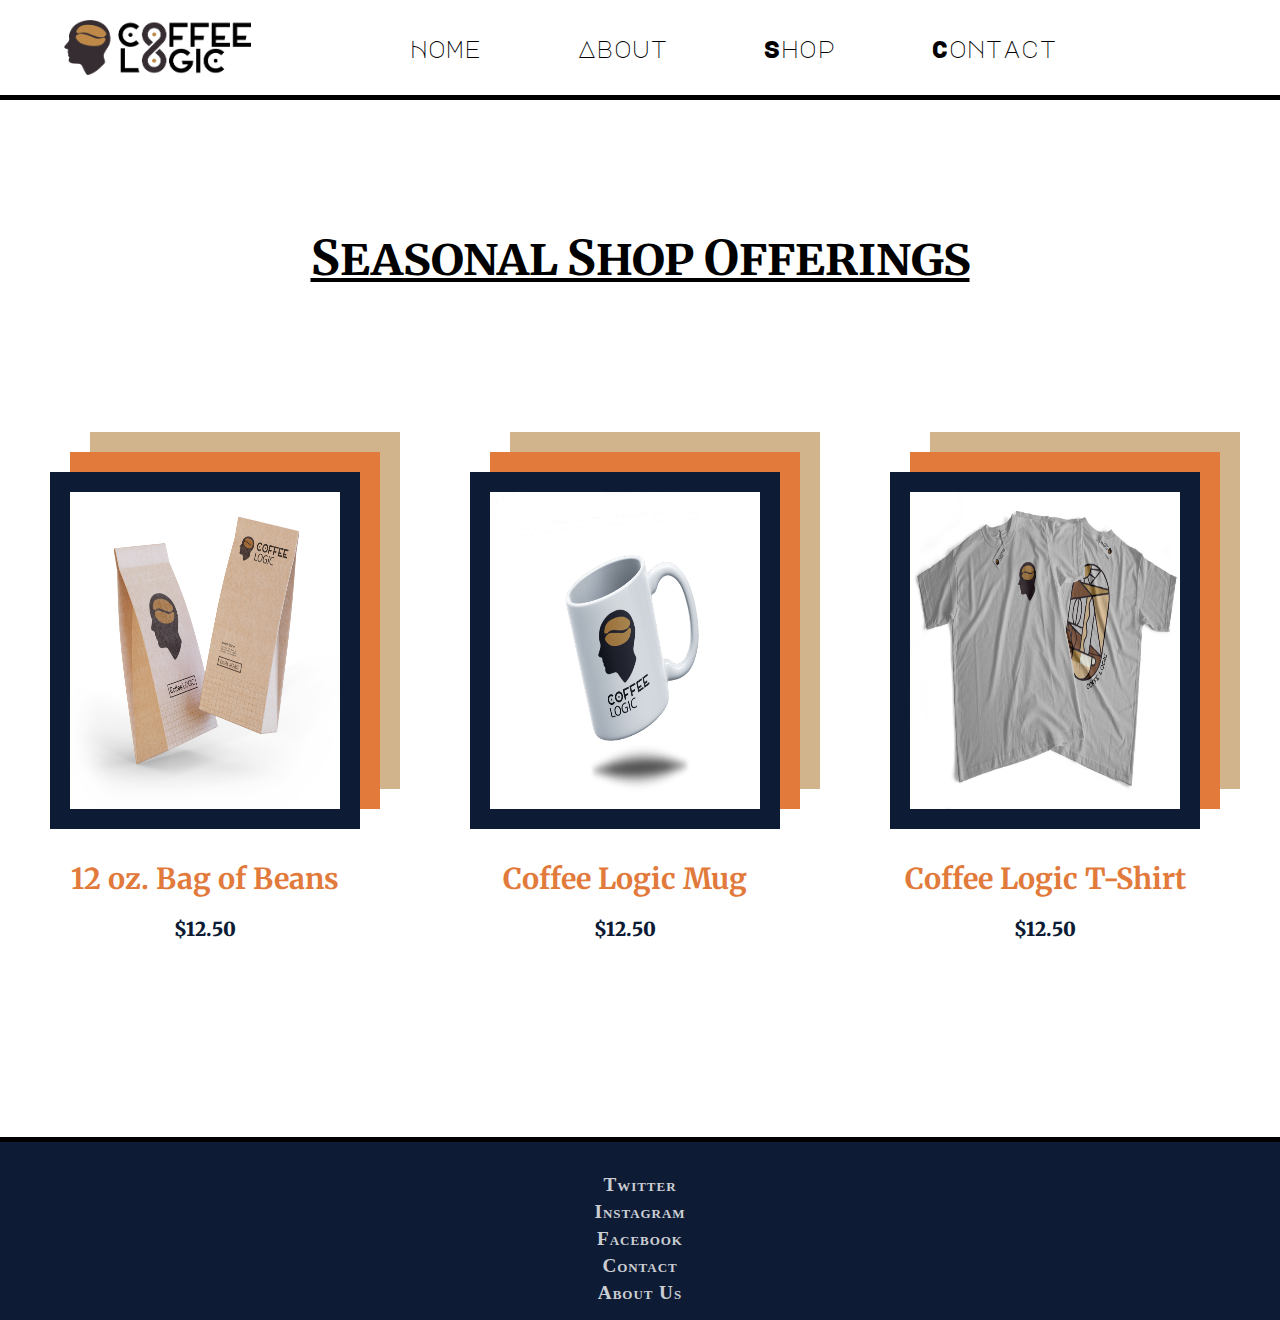
<file: shop.html>
<!DOCTYPE html>
<html lang="en">
  <head>
    <meta charset="UTF-8" />
    <meta http-equiv="X-UA-Compatible" content="IE=edge" />
    <meta name="viewport" content="width=device-width, initial-scale=1.0" />
    <script defer src="/JS/drop-down.js"></script>
    <link href="/CSS/nav-template.css" rel="stylesheet" type="text/css" />
    <link rel="stylesheet" href="/CSS/shop-style.css" type="text/css" />
    <link
      rel="stylesheet"
      href="/CSS/Media-Queries/shop-queries.css"
      type="text/css"
    />
    <title>Coffee Logic Shop</title>
  </head>
  <body>
    <nav id="nav">
      <img
        id="banner"
        onclick="location.href='index.html'"
        src="/images/coffee-banner-w-loop-lighter.png"
        alt="Coffee Logic"
      />
      <ul id="nav-list">
        <li class="nav-item"><a href="index.html">Home</a></li>
        <li class="nav-item"><a href="about.html">About</a></li>
        <li class="nav-item"><a href="shop.html">Shop</a></li>
        <li class="nav-item"><a href="contact.html">Contact</a></li>
      </ul>
      <!-- button here when on a mobile device -->
      <div class="wrapper">
        <button type="button" class="drop-btn">
          <svg
            width="32px"
            height="32px"
            viewBox="0 0 32 32"
            enable-background="new 0 0 32 32"
            id="Glyph"
            version="1.1"
            xml:space="preserve"
            xmlns="http://www.w3.org/2000/svg"
            xmlns:xlink="http://www.w3.org/1999/xlink"
          >
            <path
              d="M26,16c0,1.104-0.896,2-2,2H8c-1.104,0-2-0.896-2-2s0.896-2,2-2h16C25.104,14,26,14.896,26,16z"
              id="XMLID_314_"
            />
            <path
              d="M26,8c0,1.104-0.896,2-2,2H8c-1.104,0-2-0.896-2-2s0.896-2,2-2h16C25.104,6,26,6.896,26,8z"
              id="XMLID_315_"
            />
            <path
              d="M26,24c0,1.104-0.896,2-2,2H8c-1.104,0-2-0.896-2-2s0.896-2,2-2h16C25.104,22,26,22.896,26,24z"
              id="XMLID_316_"
            />
          </svg>
        </button>
      </div>
    </nav>

    <div class="drop-content">
      <ul id="drop-ul">
        <li class="nav-item" onclick="location.href='index.html'">
          <a href="index.html">Home</a>
        </li>
        <li class="nav-item" onclick="location.href='about.html'">
          <a href="about.html">About</a>
        </li>
        <li class="nav-item" onclick="location.href='shop.html'">
          <a href="shop.html">Shop</a>
        </li>
        <li class="nav-item" onclick="location.href='contact.html'">
          <a href="contact.html">Contact</a>
        </li>
      </ul>
    </div>

    <main id="main-shop">
      <h1 id="shop-text">Seasonal Shop Offerings</h1>

      <figure class="card" onclick="location.href='coffee-bean.html'">
        <img
          class="shop-img"
          src="/images/Coffee-Bean-Bag.JPG"
          alt="Coffee Logic Coffee Beans"
        />
        <figcaption class="fig-text">
          <h2>12 oz. Bag of Beans</h2>
          <p>$12.50</p>
        </figcaption>
      </figure>

      <figure class="card" onclick="location.href='coffee-mug.html'">
        <img class="shop-img" src="/images/mug.JPG" alt="Coffee Logic Mug" />
        <figcaption class="fig-text">
          <h2>Coffee Logic Mug</h2>
          <p>$12.50</p>
        </figcaption>
      </figure>

      <figure class="card" onclick="location.href='coffee-shirt.html'">
        <img
          class="shop-img"
          src="/images/shirt.JPG"
          alt="Coffee Logic T-shirt"
        />
        <figcaption class="fig-text">
          <h2>Coffee Logic T-Shirt</h2>
          <p>$12.50</p>
        </figcaption>
      </figure>
    </main>

    <footer id="footer">
      <ul id="footer-list">
        <li><a href="#">Twitter</a></li>
        <li><a href="#">Instagram</a></li>
        <li><a href="#">Facebook</a></li>
        <li><a href="#">Contact</a></li>
        <li><a href="#">About Us</a></li>
      </ul>
    </footer>
  </body>
</html>
</file>
<file: CSS/nav-template.css>
@import url("https://fonts.googleapis.com/css2?family=Major+Mono+Display&display=swap");
@import url("https://fonts.googleapis.com/css2?family=Merriweather:wght@400;700&display=swap");
:root {
  --bannerFont: "Major Mono Display", monospace;
  --mainTextColor: rgb(225, 122, 59);
  --footerColor: rgb(14, 27, 52);
  --mainFont: "Merriweather", serif;
}
* {
  box-sizing: border-box;
  margin: 0;
  padding: 0;
}
/* nav */
nav {
  width: 100%;
  height: 100px;
  display: flex;
  position: relative;
  align-items: center;
  justify-content: space-between;
  font-family: var(--bannerFont);
  border-bottom: 5px solid black;
  background-color: white;
  z-index: 2;
}
#banner {
  max-width: 225px;
  height: 100%;
  margin: 0 5%;
  padding-top: 20px;
  padding-bottom: 20px;
}
#banner:hover {
  cursor: pointer;
}
#nav-list {
  width: 80%;
  display: flex;
  list-style-type: none;
  justify-content: space-evenly;
  align-content: center;
  padding-right: 5%;
  white-space: nowrap;
}
.nav-item a {
  text-decoration: none;
  color: black;
  font-size: 1.5em;
  transition: all 0.1s ease-in-out;
}
.nav-item a:hover {
  color: rgb(137, 14, 14);
  font-size: 1.7em;
  font-weight: bolder;
}
/* drop-downs */
.wrapper {
  padding-right: 5%;
}
.drop-btn {
  /* this applies in js */
  border: 4px solid black;
  border-radius: 5px;
  padding: 1px;
}
.drop-btn:hover,
.drop-btn:active {
  filter: brightness(50%);
}
/* box for navigation */
.drop-content {
  opacity: 0;
  display: block;
  position: absolute;
  left: 0;
  right: 0;
  transition: transform 1s ease-in-out;
  transform: translateY(-100%);
  background-color: white;
}

#drop-ul {
  list-style-type: none;
  font-family: var(--bannerFont);
}
#drop-ul li {
  display: block;
  text-align: center;
  padding: 5%;
  border-bottom: 2px solid black;
  transition: background-color 0.2s ease-in-out, color 0.2s ease-in-out;
}

#drop-ul li:hover {
  background-color: var(--footerColor);
  color: white;
}
#drop-ul li:hover a {
  color: white;
}

.hidden {
  display: none;
}

/* FOOTER */

#footer {
  border-top: 5px solid black;
  width: 100%;
  background-color: var(--footerColor);
  text-align: center;
  padding-top: 2em;
  padding-bottom: 1em;
}
#footer-list {
  display: flex;
  flex-direction: column;
  row-gap: 5px;
}
#footer-list li a {
  text-decoration: none;
  color: rgba(255, 255, 255, 0.8);
  font-size: 1.2em;
  letter-spacing: 0.05em;
  font-weight: 600;
  font-variant: small-caps;
  transition: all 0.1s ease-in;
}
#footer-list li a:hover {
  font-size: 1.25em;
  font-weight: 700;
  color: rgba(255, 255, 255, 1);
}
</file>
<file: CSS/index-style.css>
/* CAROSEL */

html {
  scroll-behavior: smooth;
}

#div-carosel {
  width: 100%;
  position: relative;
  height: calc(100vh - 101px);
  border-bottom: 5px solid black;
  overflow: hidden;
  transition: transform 1s ease-in-out;
}

#div-carosel #carosel-text {
  width: 40%;
  color: white;
  position: absolute;
  top: 20%;
  right: 5%;
  font-size: 3em;
  font-weight: 900;
  font-family: var(--bannerFont);
  white-space: wrap;
  transition: opacity 1s;
  z-index: 3;
}
#div-carosel .carosel-btn {
  position: absolute;
  top: 50%;
  margin: 0 2rem;
  padding: 0 1rem;
  font-size: 4rem;
  z-index: 1;
  background: none;
  border: none;
  color: rgba(255, 255, 255, 0.5);
  border-radius: 10%;
  background-color: rgba(0, 0, 0, 0.2);
}
#div-carosel #right-btn {
  right: 0;
}
#div-carosel .carosel-btn:hover {
  background-color: rgba(0, 0, 0, 0.5);
  color: white;
  cursor: pointer;
}
#div-carosel .slide {
  position: absolute;
  top: 0;
  width: 100%;
  height: 100%;
  display: flex;
  align-content: center;
  justify-content: center;
  transition: transform 1s;
}
.carosel-img {
  width: 100%;
  height: 100%;
  object-fit: cover;
  object-position: center;
}
/* MAIN SECTION */
#main {
  padding: 5%;
  width: 100%;
  font-family: var(--mainFont);
  display: grid;
  align-items: center;
  justify-items: center;
  grid-template-columns: repeat(2, 1fr);
  row-gap: 5%;
  column-gap: 5%;
}
#main .main-img {
  display: block;
  max-width: 80%;
  /* max-height: 450px; */
}

.main-header {
  color: var(--mainTextColor);
  font-size: 2em;
  text-align: center;
  padding-bottom: 1em;
}
.main-para {
  color: var(--mainTextColor);
  text-align: center;
  line-height: 2.5ch;
  font-size: 1.3em;
  padding: 2em;
  padding-top: 0;
}
.sub-div {
  text-align: center;
  padding-top: 3em;
  padding-bottom: 3em;
}
.main-link {
  color: var(--mainTextColor);
  text-decoration: none;
  font-size: 1.5em;
  padding: 10px 30px;
  border: 2px solid var(--mainTextColor);
  border-radius: 99% / 99%;
  transition: color 0.2s ease-in-out, background-color 0.2s ease-in-out;
}
.main-link:hover {
  color: white;
  background-color: var(--mainTextColor);
}

#center {
  text-align: center;
  padding: 40px;
}

#to-top-link {
  text-align: center;
  font-size: 1.4em;
  text-decoration: none;
  font-family: var(--mainFont);
  font-style: italic;
  font-variant: small-caps;
  font-weight: 800;
  transition: color 0.5s ease;
}
#to-top-link:hover {
  color: var(--footerColor);
}
</file>
<file: CSS/Media-Queries/index-queries.css>
@media (max-width: 1060px) {
  /* index.html */
  #main {
    display: flex;
    flex-direction: column;
  }
  #bean-text {
    order: 1;
  }
  #bean-bags {
    order: 2;
  }
  #mug-text {
    order: 3;
  }
  #mug-pic {
    order: 4;
  }
  #shirt-text {
    order: 5;
  }
  #shirt-pic {
    order: 6;
  }

  .main-img {
    margin-bottom: 5%;
  }

  /* end index.html */
}

@media (max-width: 800px) {
  #div-carosel #carosel-text {
    width: 100%;
    text-align: center;
    top: 2%;
    right: 0;
    left: 0;
    padding: 2% 5%;
  }
  #div-carosel #tab {
    display: none;
  }
}
</file>
<file: CSS/Media-Queries/nav-query.css>

</file>
<file: CSS/shop-item-template.css>
.left-col {
  width: 40%;

  margin-left: 5%;
  margin-right: 5%;
  margin-top: 10%;
  float: left;
  text-align: right;
  display: flex;
  flex-direction: column;
  justify-content: center;
  align-content: center;
  margin-bottom: 5em;
  position: relative;
  clear: left;
}

.right-col {
  width: 40%;
  margin-left: 5%;
  margin-right: 5%;
  margin-top: 10%;
  float: right;
  display: flex;
  justify-content: center;
  align-content: center;
  margin-bottom: 5em;
}

.prod-name {
  font-size: 2em;
  color: var(--footerColor);
  margin-bottom: 20px;
}
.price {
  font-size: 1.7em;
  font-weight: 800;
  margin-bottom: 20px;
}
.prod-desc {
  font-size: 1.5em;
  color: rgb(57, 56, 56);
  margin-bottom: 40px;
}

.img {
  display: block;
  width: 500px;
  height: 450px;
}

.form {
  display: flex;
  width: 100%;
  justify-content: center;
  align-content: center;
}
.box {
  width: 150px;
  position: relative;
}
.dropdown {
  background-color: rgba(211, 208, 208, 0.4);
  width: 150px;
  height: 30px;
  border-radius: 2px;
  -webkit-appearance: none;
  -moz-appearance: none;
  padding: 2px;
  font-size: 1.2em;
  font-weight: 700;
  text-align: center;
  appearance: none;
  border: none;
}

#quantity {
  width: 100px;
}
.box:after {
  content: "\25BC";
  position: absolute;
  top: 0;
  right: 0;
  bottom: 0;
  font-size: 1.2em;
  background-color: rgb(156, 153, 153);
  color: rgb(53, 52, 52);
  padding: 2px 5px;
  pointer-events: none;
  border-top-right-radius: 2px;
  border-bottom-left-radius: 2px;
}

#user-form {
  width: 40%;
  padding: 20px;
  float: right;
  background-color: rgba(211, 208, 208, 0.4);
  margin-bottom: 10%;
  margin-top: 20px;
  margin-right: 5%;
  position: relative;
  font-size: 20px;
  font-family: var(--mainFont);
}
#payment-header {
  position: absolute;
  top: -45px;
  left: 10px;
}

#first-div {
  float: left;
  width: 40%;
}
#last-div {
  float: right;
  width: 60%;
}
.payment-div {
  font-variant: small-caps;
  font-weight: 700;
  margin-bottom: 10px;
}

.payment-el {
  /* the input elements */
  font-size: 20px;
  width: 100%;
}

#first-name {
  width: 80%;
}
#last-name {
  width: 100%;
}

#wrapper-btn {
  padding: 10px;
  width: 100%;
  text-align: center;
}
#payment-btn {
  font-size: 20px;
  background-color: rgb(53, 52, 52);
  color: white;
  border-radius: 5px;
  padding: 2px;
  border: none;
}
#payment-btn:hover {
  background-color: rgba(53, 52, 52, 0.8);
  cursor: pointer;
}

.workingcart {
  font-size: 20px;
  text-align: center;
  margin-bottom: 20%;
}
.basket {
  font-size: 16px;
  position: relative;
  bottom: -40px;
}

#final-price {
  font-variant: small-caps;
  color: black;
}
</file>
<file: CSS/Media-Queries/shop-item-queries.css>
@media (max-width: 1000px) {
  #main {
    display: flex;
    flex-direction: column;
    justify-content: center;
    align-content: center;
    width: 100%;
  }
  .left-col,
  .right-col {
    float: none;
    margin: initial;
    width: 90%;
    text-align: center;
    padding: 0;
    margin: 5%;
  }
  #user-form {
    float: none;
    margin: 20% auto;
    width: 80%;
  }
  .img {
    width: 80%;
    height: 80%;
  }

  #user-form {
    display: flex;
    flex-direction: column;
  }
  #user-form .payment-div,
  #user-form #first-name {
    width: 100%;
  }
}
</file>
<file: CSS/contact-style.css>
* {
  margin: 0;
  padding: 0;
  box-sizing: border-box;
}

#pic-collage {
  margin: 100px auto;
  margin-bottom: 0px;
  width: 90%;
  display: grid;
  grid-column-gap: 10px;
  grid-row-gap: 10px;

  grid-template-columns: repeat(5, 20%);
  grid-template-rows: repeat(2, 35%);
  grid-template-areas:
    "dry-pourover espresso-shot sunset sunset coffee-basket"
    "dry-pourover coffee-on-vine coffee-on-vine latte-art coffee-basket";
  overflow: hidden;
}
.pic {
  width: 100%;
  height: 100%;
}
#sunset-pic {
  grid-area: sunset;
}
#coffee-on-vine {
  grid-area: coffee-on-vine;
}
#dry-pourover {
  grid-area: dry-pourover;
}
#latte-art {
  grid-area: latte-art;
}
#espresso-shot {
  grid-area: espresso-shot;
}
#coffee-basket {
  grid-area: coffee-basket;
}

#main {
  margin-bottom: 10%;
}
#main h1 {
  text-align: center;
  font-family: var(--mainFont);
  color: var(--mainTextColor);
  font-size: 2.5em;
}

#flex-div {
  margin-top: 2em;
  margin-bottom: 2em;
  display: flex;
  width: 100%;
  justify-content: space-evenly;
}

.flex-item {
  border: 5px solid black;
  width: 600px;
  height: 400px;
  border-radius: 10px;
}

#hours-div {
  text-align: center;
}

#hours-div h2 {
  font-family: var(--mainFont);
  font-size: 2em;
  color: var(--mainTextColor);
  padding-top: 20px;
  padding-bottom: 10px;
  text-decoration: underline;
  transform: skewX(-20deg);
}

#para {
  background-color: var(--footerColor);
  width: 60%;
  margin: 20px auto;
  transform: skewX(20deg);
}

#hours-div ul {
  list-style: none;
  display: flex;
  flex-direction: column;
  justify-content: space-evenly;
  height: 50%;
  font-size: 1.5em;
  font-variant: small-caps;
  color: var(--footerColor);
  font-weight: 800;
}

#hours-div ul li {
  display: block;
}

#table {
  width: 100%;
  border-collapse: collapse;
  font-family: var(--mainFont);
}

#table th {
  font-weight: 800;
  font-size: 1.2em;
  padding: 5% 0;
  background-color: antiquewhite;
  transition: font-size 200ms ease-in-out;
}
#table tr #mon {
  border-left: 3px solid black;
}

#table #hours-row td {
  padding-top: 5%;
  font-size: 0.9em;
  transition: all 200ms ease-in-out;
}

#table #hours-row td:hover {
  font-size: 1.1em;
  font-weight: 900;
}
</file>
<file: CSS/Media-Queries/contact-queries.css>
@media (max-width: 600px) {
  #pic-collage {
    width: 90%;
    margin-left: 5%;
    margin-right: 5%;
  }
  #flex-div {
    flex-direction: column;
    justify-content: center;
    align-content: center;
  }
  .flex-item {
    width: 80%;
    /* not sure why I need to put this here, but it won't work without */
    margin: auto;
    margin-bottom: 5%;
  }
}
</file>
<file: CSS/shop-style.css>
#main-shop {
  background-color: white;
  padding-top: 10%;
  padding-bottom: 10%;
  width: 100%;
  display: flex;
  flex-wrap: wrap;
  justify-content: space-evenly;
  text-align: center;
  font-family: var(--mainFont);
}
#shop-text {
  width: 100%;
  padding: 0 2%;
  text-align: center;
  font-variant: small-caps;
  font-size: 3em;
  text-decoration: underline;
  padding-bottom: 3em;
}

.card {
  text-align: center;
  width: 400px;
  padding-top: 40px;
  padding-right: 60px;
  padding-bottom: 0px;
  padding-left: 30px;
  margin-bottom: 180px;
}
.card:hover {
  cursor: pointer;
}
.shop-img {
  width: 100%;
  height: 100%;
  padding: 20px;
  background-color: var(--footerColor);
  box-shadow: 20px -20px var(--mainTextColor), 40px -40px tan;
}
.fig-text {
  text-align: center;
  color: var(--mainTextColor);
  font-size: 1.2em;
  font-weight: 900;
}
.fig-text h2 {
  padding-top: 1em;
}
.fig-text p {
  padding-top: 1em;
  color: var(--footerColor);
}
</file>
<file: CSS/Media-Queries/shop-queries.css>

</file>
